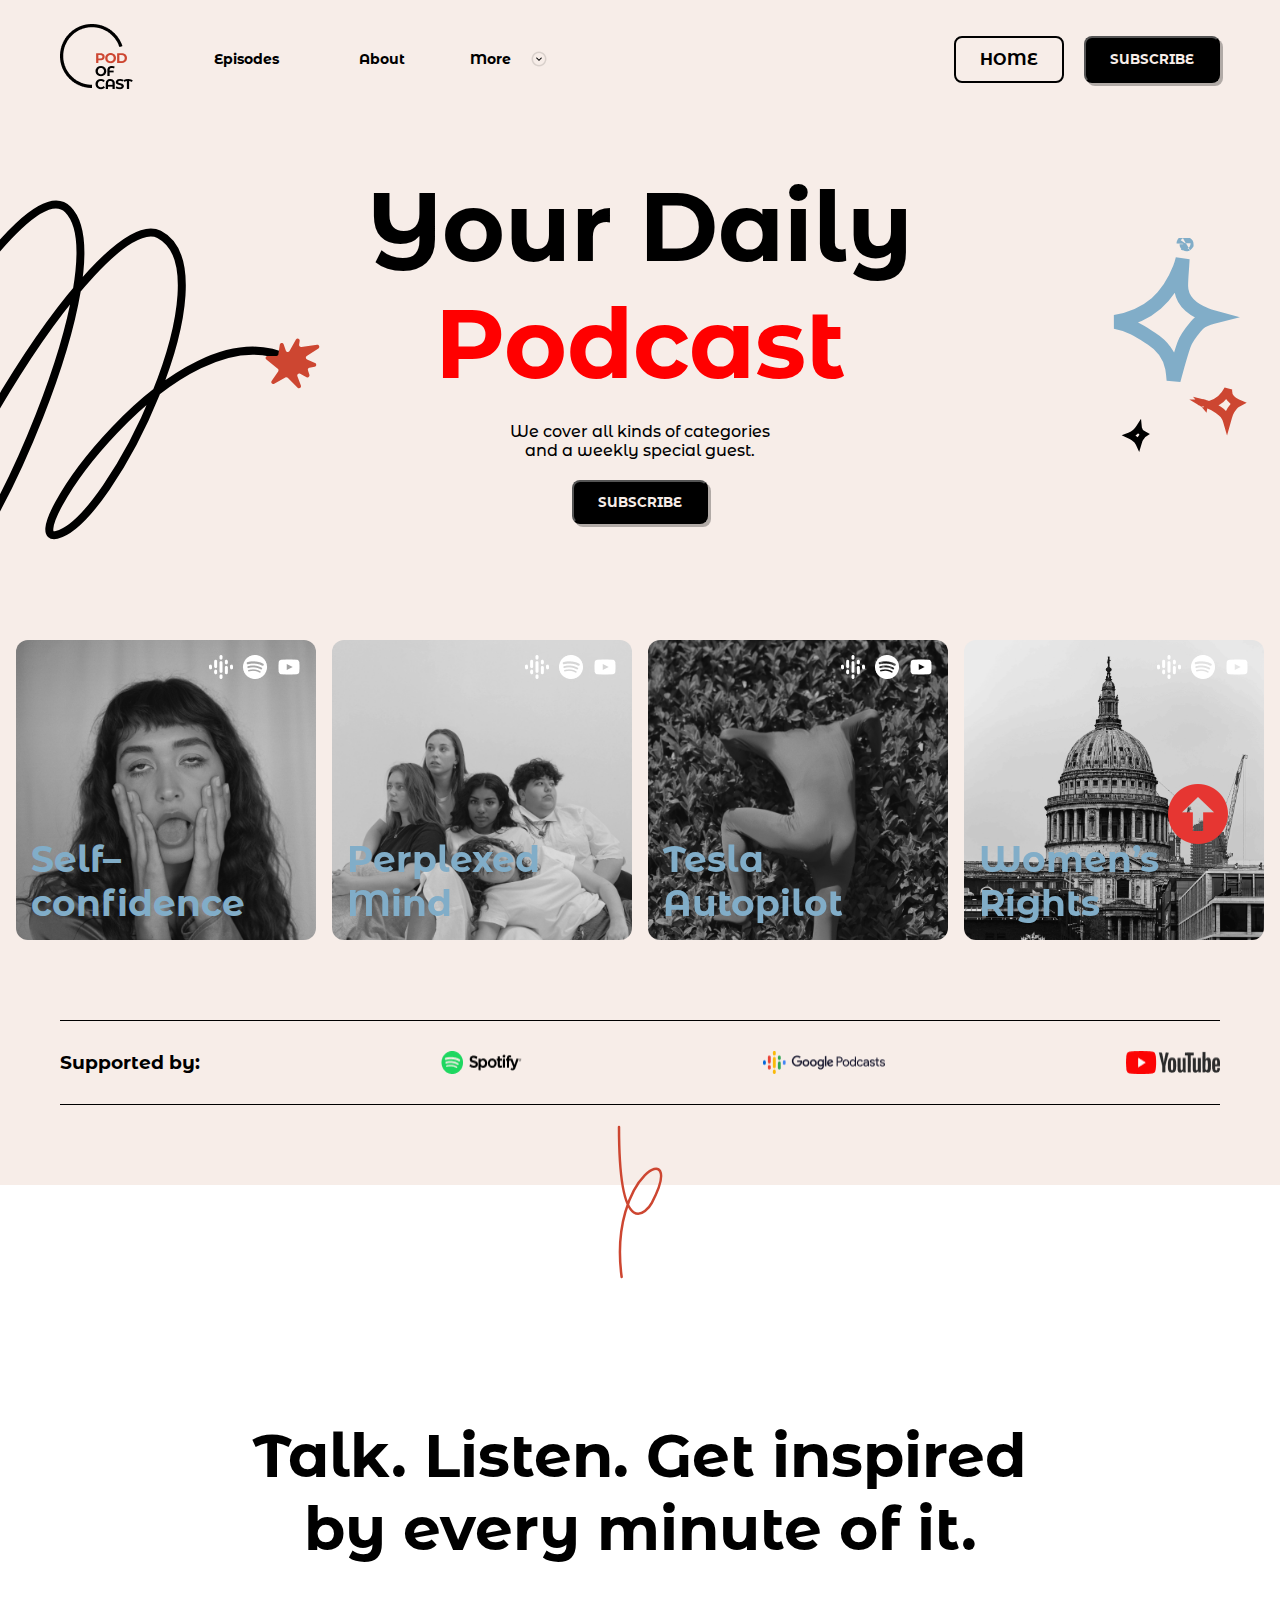
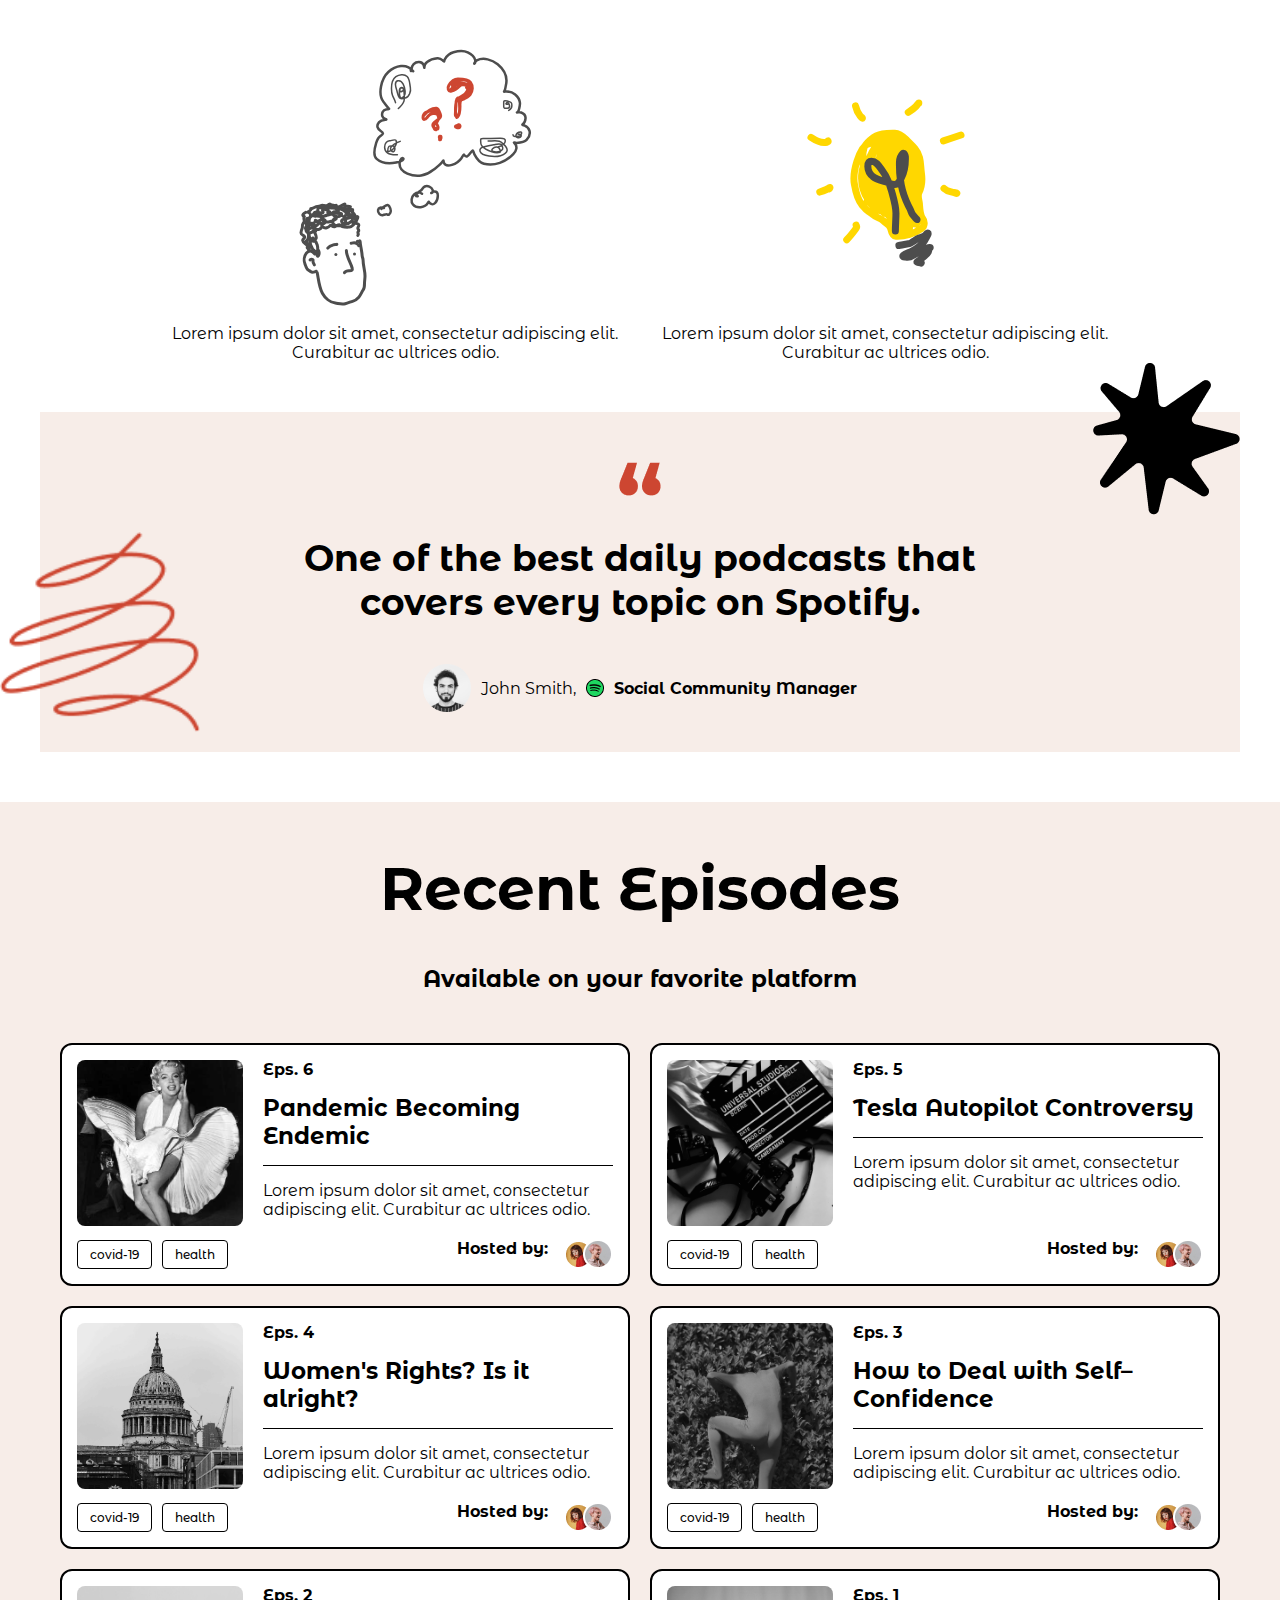
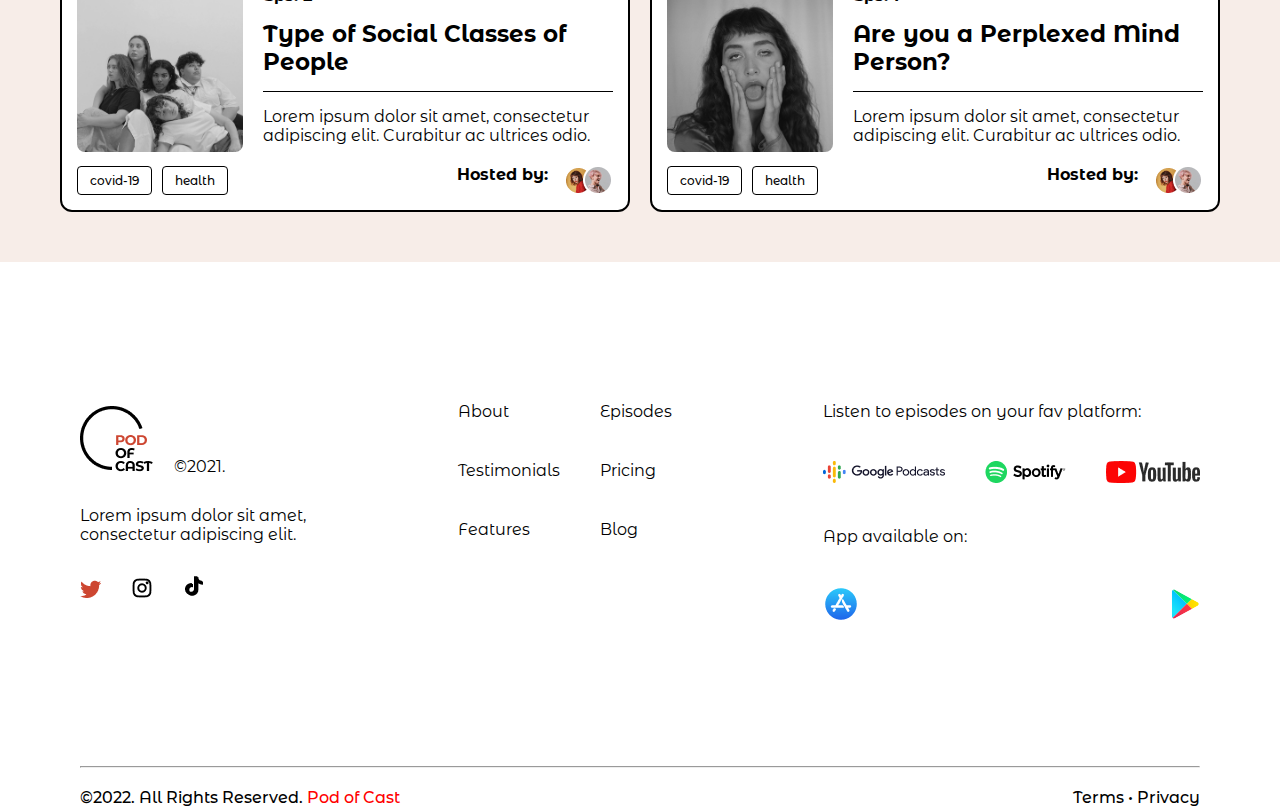
<file: index.html>
<!DOCTYPE html>
<html lang="en">
  <head>
    <meta charset="UTF-8" />
    <meta name="viewport" content="width=device-width, initial-scale=1.0" />
    <link rel="stylesheet" href="./styles/index.min.css" />
    <link rel="preconnect" href="https://fonts.googleapis.com" />
    <link rel="preconnect" href="https://fonts.gstatic.com" crossorigin />
    <link
      href="https://fonts.googleapis.com/css2?family=Montserrat+Alternates:ital,wght@0,100;0,200;0,300;0,400;0,500;0,600;0,700;0,800;0,900;1,100;1,200;1,300;1,400;1,500;1,600;1,700;1,800;1,900&display=swap"
      rel="stylesheet"
    />

    <title>Podcast</title>
  </head>
  <body>
    <header>
      <div class="conteiner">
        <div class="header_conteiner" id="header_conteiner">
          <nav class="header_nav">
            <a href="./index.html"><img class="logo" src="./assets/images/logo.png" alt="logo" /></a>
            <ul class="nav_items">
              <li class="nav_item"><a href="#section_episodes">Episodes</a></li>
              <li class="nav_item"><a href="./pages/about.html">About</a></li>
              <li class="nav_item more">
                More <img src="./assets/icons/Arrow - Down.png" alt="arrow" />
                <ul class="nav_falling_items">
                  <li class="nav_falling_item">
                    <a href="./pages/blog.html">Blog</a>
                  </li>
                  <li class="nav_falling_item">
                    <a href="./pages/ditail.html">Detail</a>
                  </li>
                  <li class="nav_falling_item">
                    <a href="./pages/single_blog.html">Single blog</a>
                  </li>
                </ul>
              </li>
            </ul>
          </nav>
          <div class="buttons">
            <a id="Episodes" class="btn light">HOME</a>
            <button class="btn" popovertarget="SUBSCRIBE">SUBSCRIBE</button>
          </div>
          <!-- burger menu -->
          <div class="burger_menu">
            <nav>
              <div class="navbar">
                <div class="container nav-container">
                  <input class="checkbox" type="checkbox" name="" id="" />
                  <div class="hamburger-lines">
                    <span class="line line1"></span>
                    <span class="line line2"></span>
                    <span class="line line3"></span>
                  </div>
                  <div class="menu-items">
                    <li class="nav_item"><a href="#section_episodes">Episodes</a></li>
                    <li class="nav_item">
                      <a href="./pages/about.html">About</a>
                    </li>
                    <li class="nav_falling_item">
                      <a href="./pages/blog.html">Blog</a>
                    </li>
                    <li class="nav_falling_item">
                      <a href="./pages/ditail.html">Detail</a>
                    </li>
                    <li class="nav_falling_item">
                      <a href="./pages/single_blog.html">Single blog</a>
                    </li>
                  </div>
                </div>
              </div>
            </nav>
          </div>
        </div>
        <!-- popover -->
        <div class="popover" popover id="SUBSCRIBE">
          <form action="">
            <h2 class="form_title">SUBSCRIBE</h2>
            <label for="name">Enter your name:</label>
            <input placeholder="Your name:" type="text" name="name" id="name" />
            <label for="email">Enter your e-mail:</label>
            <input
              placeholder="Your e-mail:"
              type="email"
              name="email"
              id="email"
            />
            <button class="btn" type="submit">SUBMIT</button>
          </form>
        </div>
      </div>
    </header>

    <main>
      <section>
        <!-- head -->
        <div class="head_conteiner">
          <div class="conteiner">
            <div class="head_items">
              <h2 class="head_title">
                Your Daily <br /><span style="color: red">Podcast</span>
              </h2>
              <p class="head_subtitle">
                We cover all kinds of categories <br />
                and a weekly special guest.
              </p>
              <button class="btn" popovertarget="SUBSCRIBE">SUBSCRIBE</button>
            </div>
            <img
              class="head_img swirl"
              src="./assets/images/Hero Shape Swirl.svg"
              alt=""
            />
            <img
              class="head_img stars"
              src="./assets/images/Hero Shape Stars.svg"
              alt=""
            />
          </div>
        </div>
        <!-- slider -->
        <div class="slider_conteineer">
          <div class="slider" data-slider>
            <ul class="slider__track" data-slider-track>
              <li>
                <div class="slide">
                  <img src="./assets/slider/001.png" alt="" class="slide_bg" />
                  <img
                    src="./assets/slider/platform.png"
                    alt=""
                    class="slide_icons"
                  />
                  <h3 class="slide_title">Self–confidence</h3>
                </div>
              </li>
              <li>
                <div class="slide">
                  <img src="./assets/slider/002.png" alt="" class="slide_bg" />
                  <img
                    src="./assets/slider/platform.png"
                    alt=""
                    class="slide_icons"
                  />
                  <h3 class="slide_title">Perplexed Mind</h3>
                </div>
              </li>
              <li>
                <div class="slide">
                  <img src="./assets/slider/003.png" alt="" class="slide_bg" />
                  <img
                    src="./assets/slider/platform.png"
                    alt=""
                    class="slide_icons"
                  />
                  <h3 class="slide_title">Tesla Autopilot</h3>
                </div>
              </li>
              <li>
                <div class="slide">
                  <img src="./assets/slider/004.png" alt="" class="slide_bg" />
                  <img
                    src="./assets/slider/platform.png"
                    alt=""
                    class="slide_icons"
                  />
                  <h3 class="slide_title">Women’s Rights</h3>
                </div>
              </li>
              <li>
                <div class="slide">
                  <img src="./assets/slider/005.png" alt="" class="slide_bg" />
                  <img
                    src="./assets/slider/platform.png"
                    alt=""
                    class="slide_icons"
                  />
                  <h3 class="slide_title">Social Class</h3>
                </div>
              </li>
              <li>
                <div class="slide">
                  <img src="./assets/slider/006.png" alt="" class="slide_bg" />
                  <img
                    src="./assets/slider/platform.png"
                    alt=""
                    class="slide_icons"
                  />
                  <h3 class="slide_title">Perplexed</h3>
                </div>
              </li>
              <li>
                <div class="slide">
                  <img src="./assets/slider/007.png" alt="" class="slide_bg" />
                  <img
                    src="./assets/slider/platform.png"
                    alt=""
                    class="slide_icons"
                  />
                  <h3 class="slide_title">Autopilot</h3>
                </div>
              </li>
            </ul>
          </div>
          <div class="conteiner">
            <div class="lines"></div>
            <div class="platforms">
              <h3>Supported by:</h3>
              <img src="./assets/icons/Spotify.png" alt="" class="platform" />
              <img
                src="./assets/icons/Google Podcast.png"
                alt=""
                class="platform"
              />
              <img src="./assets/icons/Youtube.png" alt="" class="platform" />
            </div>
            <div class="lines"></div>
          </div>
        </div>
      </section>
      <section>
        <div class="conteiner">
          <div class="about_section">
            <img class="curl" src="./assets/images/Vector 29.svg" alt="" />
            <h2 class="about_title">
              Talk. Listen. Get inspired <br />
              by every minute of it.
            </h2>
            <div class="about_content_items">
              <div class="about_item">
                <img src="./assets/images/Illustration 01.svg" alt="" />
                <p>
                  Lorem ipsum dolor sit amet, consectetur adipiscing elit.
                  Curabitur ac ultrices odio.
                </p>
              </div>
              <div class="about_item">
                <img src="./assets/images/Illustration 02.svg" alt="" />
                <p>
                  Lorem ipsum dolor sit amet, consectetur adipiscing elit.
                  Curabitur ac ultrices odio.
                </p>
              </div>
            </div>
          </div>
        </div>
        <!-- quait -->
        <div class="quait_content">
          <div class="conteiner quote">
            <img src="./assets/icons/“.png" alt="" />
            <h3>
              One of the best daily podcasts that <br />
              covers every topic on Spotify.
            </h3>
            <div class="quote_john">
              <img src="./assets/images/avatar.png" alt="avatar" />
              <p>John Smith,</p>
              <img src="./assets/icons/Vector.png" alt="" />
              <b>Social Community Manager</b>
            </div>
            <img class="star" src="./assets/images/Star 4.png" alt="" />
            <img class="vector" src="./assets/images/Vector 4.png" alt="" />
          </div>
        </div>
      </section>
      <section>
        <div class="testimonials_conteiner slider_block">
          <div class="conteiner">
            <h2 class="testimonials_title"></h2>
            <p class="testimonials_subtitle"></p>
            <div class="testimonials_slider"></div>
          </div>
        </div>
      </section>
      <!-- EPISODES -->
      <section>
        <div class="section_episodes" id="section_episodes">
          <div class="conteiner">
            <h2 class="title">Recent Episodes</h2>
            <p class="subtitle">Available on your favorite platform</p>
            <ul class="long_cards">
              <li class="long_card">
                <div class="long_card_img">
                  <img src="./assets/slider/006.png" alt="" />
                  <div class="long_card_tags">
                    <div class="long_card_tag">covid-19</div>
                    <div class="long_card_tag">health</div>
                  </div>
                </div>
                <div class="long_card_texts">
                  <h4>Eps. 6</h4>
                  <div class="long_card_title ">Pandemic Becoming Endemic</div>
                  <div class="long_card_line"></div>
                  <p class="long_card_text">
                    Lorem ipsum dolor sit amet, consectetur adipiscing elit.
                    Curabitur ac ultrices odio.
                  </p>
                </div>
                <div class="long_card_hosts">
                  <b>Hosted by: </b>
                  <img src="./assets/images/host.png" alt="" />
                </div>
              </li>
              <li class="long_card">
                <div class="long_card_img">
                  <img src="./assets/slider/005.png" alt="" />
                  <div class="long_card_tags">
                    <div class="long_card_tag">covid-19</div>
                    <div class="long_card_tag">health</div>
                  </div>
                </div>
                <div class="long_card_texts">
                  <h4>Eps. 5</h4>
                  <div class="long_card_title">Tesla Autopilot Controversy</div>
                  <div class="long_card_line"></div>
                  <p class="long_card_text">
                    Lorem ipsum dolor sit amet, consectetur adipiscing elit.
                    Curabitur ac ultrices odio.
                  </p>
                </div>
                <div class="long_card_hosts">
                  <b>Hosted by: </b>
                  <img src="./assets/images/host.png" alt="" />
                </div>
              </li>
              <li class="long_card">
                <div class="long_card_img">
                  <img src="./assets/slider/004.png" alt="" />
                  <div class="long_card_tags">
                    <div class="long_card_tag">covid-19</div>
                    <div class="long_card_tag">health</div>
                  </div>
                </div>
                <div class="long_card_texts">
                  <h4>Eps. 4</h4>
                  <div class="long_card_title">Women's Rights? Is it alright?</div>
                  <div class="long_card_line"></div>
                  <p class="long_card_text">
                    Lorem ipsum dolor sit amet, consectetur adipiscing elit.
                    Curabitur ac ultrices odio.
                  </p>
                </div>
                <div class="long_card_hosts">
                  <b>Hosted by: </b>
                  <img src="./assets/images/host.png" alt="" />
                </div>
              </li>
              <li class="long_card">
                <div class="long_card_img">
                  <img src="./assets/slider/003.png" alt="" />
                  <div class="long_card_tags">
                    <div class="long_card_tag">covid-19</div>
                    <div class="long_card_tag">health</div>
                  </div>
                </div>
                <div class="long_card_texts ">
                  <h4>Eps. 3</h4>
                  <div class="long_card_title">How to Deal with Self–Confidence</div>
                  <div class="long_card_line"></div>
                  <p class="long_card_text">
                    Lorem ipsum dolor sit amet, consectetur adipiscing elit.
                    Curabitur ac ultrices odio.
                  </p>
                </div>
                <div class="long_card_hosts">
                  <b>Hosted by: </b>
                  <img src="./assets/images/host.png" alt="" />
                </div>
              </li>
              <li class="long_card">
                <div class="long_card_img">
                  <img src="./assets/slider/002.png" alt="" />
                  <div class="long_card_tags">
                    <div class="long_card_tag">covid-19</div>
                    <div class="long_card_tag">health</div>
                  </div>
                </div>
                <div class="long_card_texts">
                  <h4>Eps. 2</h4>
                  <div class="long_card_title">Type of Social Classes of People</div>
                  <div class="long_card_line"></div>
                  <p class="long_card_text">
                    Lorem ipsum dolor sit amet, consectetur adipiscing elit.
                    Curabitur ac ultrices odio.
                  </p>
                </div>
                <div class="long_card_hosts">
                  <b>Hosted by: </b>
                  <img src="./assets/images/host.png" alt="" />
                </div>
              </li>
              <li class="long_card">
                <div class="long_card_img">
                  <img src="./assets/slider/001.png" alt="" />
                  <div class="long_card_tags">
                    <div class="long_card_tag">covid-19</div>
                    <div class="long_card_tag">health</div>
                  </div>
                </div>
                <div class="long_card_texts">
                  <h4>Eps. 1</h4>
                  <div class="long_card_title">Are you a Perplexed Mind Person?</div>
                  <div class="long_card_line"></div>
                  <p class="long_card_text">
                    Lorem ipsum dolor sit amet, consectetur adipiscing elit.
                    Curabitur ac ultrices odio.
                  </p>
                </div>
                <div class="long_card_hosts">
                  <b>Hosted by: </b>
                  <img src="./assets/images/host.png" alt="" />
                </div>
              </li>
            </ul>
          </div>
        </div>
      </section>
    </main>
    <!-- FOOTER -->
    <footer>
      <div class="conteiner">
        <div class="footer_conteiner">
          <div class="footer_content">
            <!-- social links -->
            <ul class="social_links">
              <li>
                <img src="./assets/images/logo.png" alt="logo" />
                <p>©2021.</p>
              </li>
              <li>
                <p>
                  Lorem ipsum dolor sit amet,<br />
                  consectetur adipiscing elit.
                </p>
              </li>
              <li>
                <ul class="social_icons">
                  <li class="social_icon">
                    <img src="./assets/icons/twitter.png" alt="twitter" />
                  </li>
                  <li class="social_icon">
                    <img src="./assets/icons/instagram.png" alt="instagram" />
                  </li>
                  <li class="social_icon">
                    <img src="./assets/icons/tiktok.png" alt="tiktok" />
                  </li>
                </ul>
              </li>
            </ul>
            <!-- local links -->
            <div class="local_links">
              <ul class="links_local">
                <li class="local_link"><a href="">About</a></li>
                <li class="local_link"><a href="">Testimonials</a></li>
                <li class="local_link"><a href="">Features</a></li>
              </ul>
              <ul class="links_local">
                <li class="local_link"><a href="">Episodes</a></li>
                <li class="local_link"><a href="">Pricing</a></li>
                <li class="local_link"><a href="">Blog</a></li>
              </ul>
            </div>
            <div class="footer_apps">
              <div class="footer_platforms">
                <p class="platform_title">
                  Listen to episodes on your fav platform:
                </p>
                <ul class="platforms">
                  <li class="platform">
                    <a href="#"
                      ><img
                        class="platform_icon"
                        src="./assets/icons/Google Podcast.png"
                        alt="Google Podcast"
                    /></a>
                  </li>
                  <li class="platform">
                    <a href="#"
                      ><img
                        class="platform_icon"
                        src="./assets/icons/Spotify.png"
                        alt="Spotify"
                    /></a>
                  </li>
                  <li class="platform">
                    <a href="#"
                      ><img
                        class="platform_icon"
                        src="./assets/icons/Youtube.png"
                        alt="Youtube"
                    /></a>
                  </li>
                </ul>
              </div>
              <div class="footer_apps">
                <div class="footer_platforms">
                  <p class="platform_title">App available on:</p>
                  <ul class="platforms">
                    <li class="platform">
                      <a href="#"
                        ><img
                          src="./assets/icons/app_store.png"
                          alt="Apple store"
                      /></a>
                    </li>
                    <li class="platform">
                      <a href="#"
                        ><img
                          src="./assets/icons/google_play.svg"
                          alt="Google play"
                      /></a>
                    </li>
                  </ul>
                </div>
              </div>
            </div>
          </div>

          <hr />
          <div class="footer_subtitle">
            <p>
              ©2022. All Rights Reserved.
              <span style="color: red">Pod of Cast</span>
            </p>
            <p>Terms • Privacy</p>
          </div>
        </div>
      </div>
    </footer>
    <a href="#header_conteiner" class="arrow_up"><img src="./assets/icons/64px-Eo_circle_red_arrow-up.svg.png" alt="arrow"></a>
  </body>
  <script src="./App/slider.js"></script>
</html>
</file>
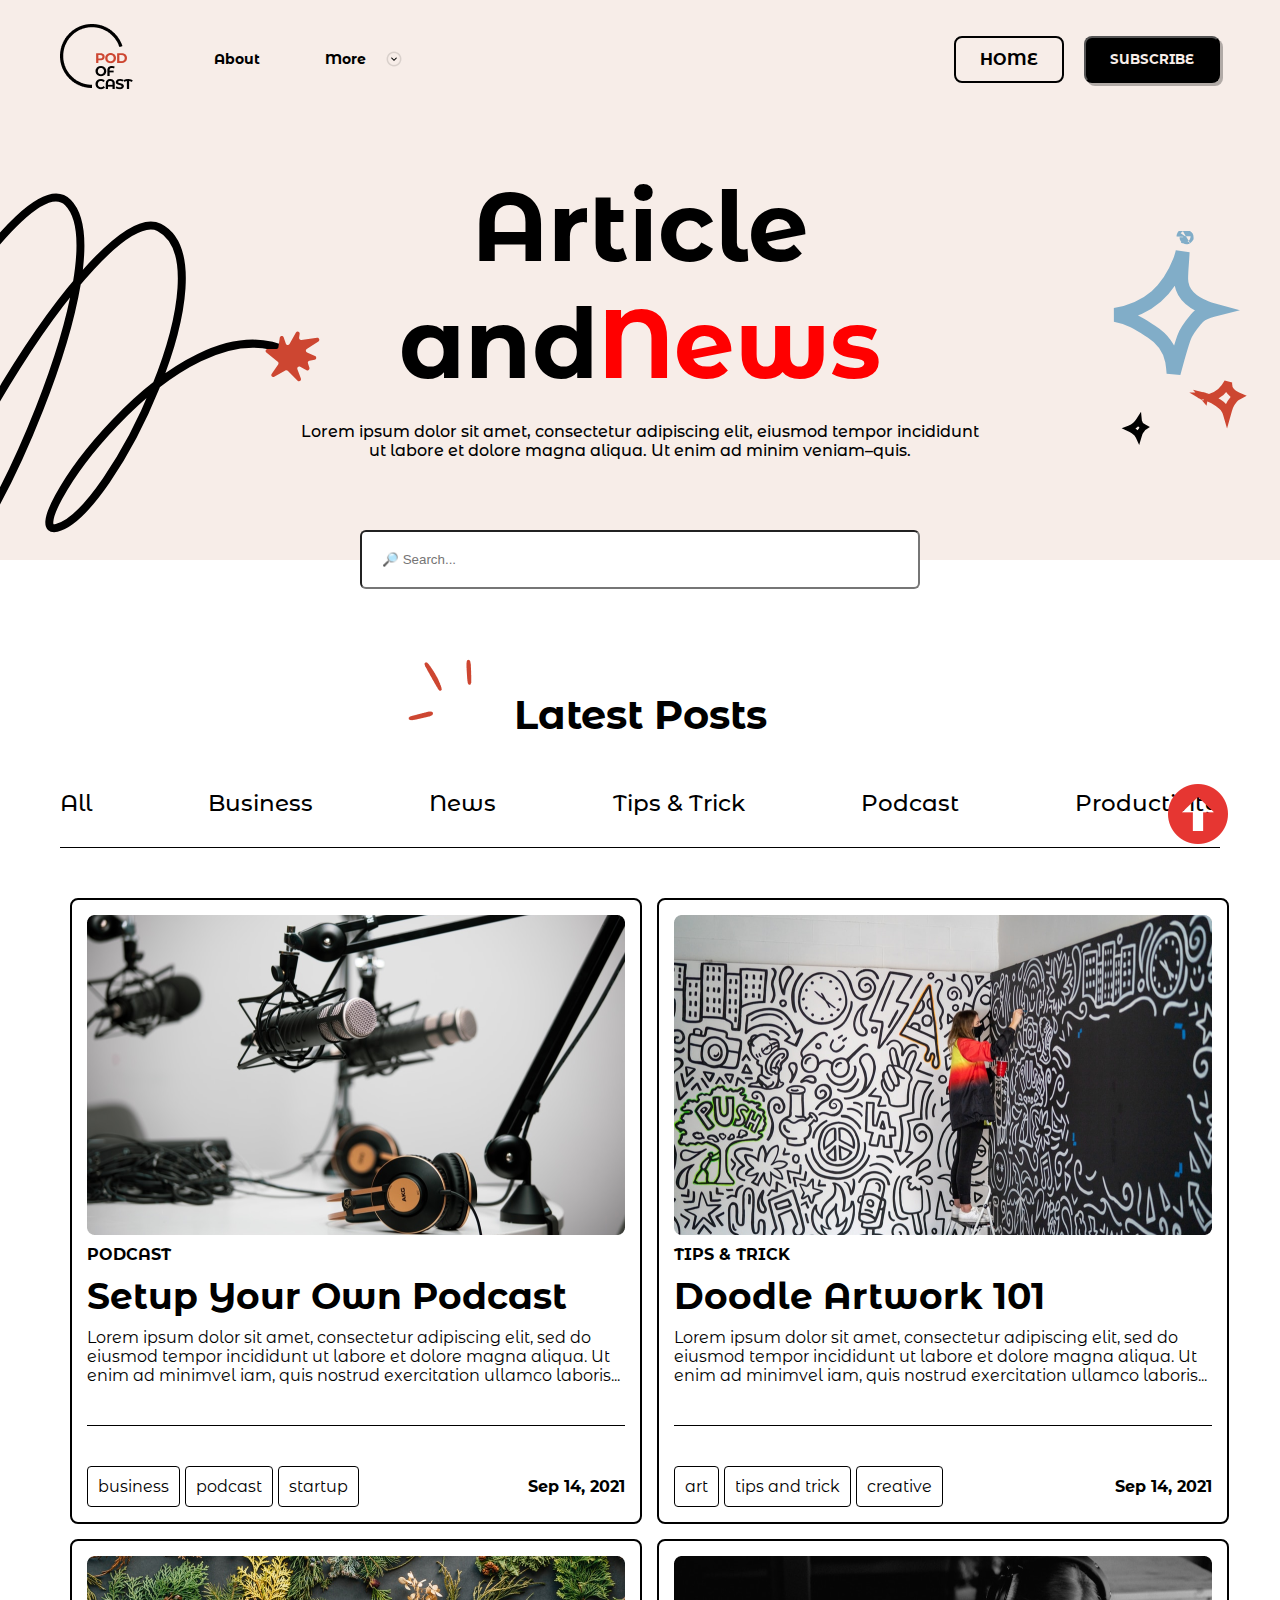
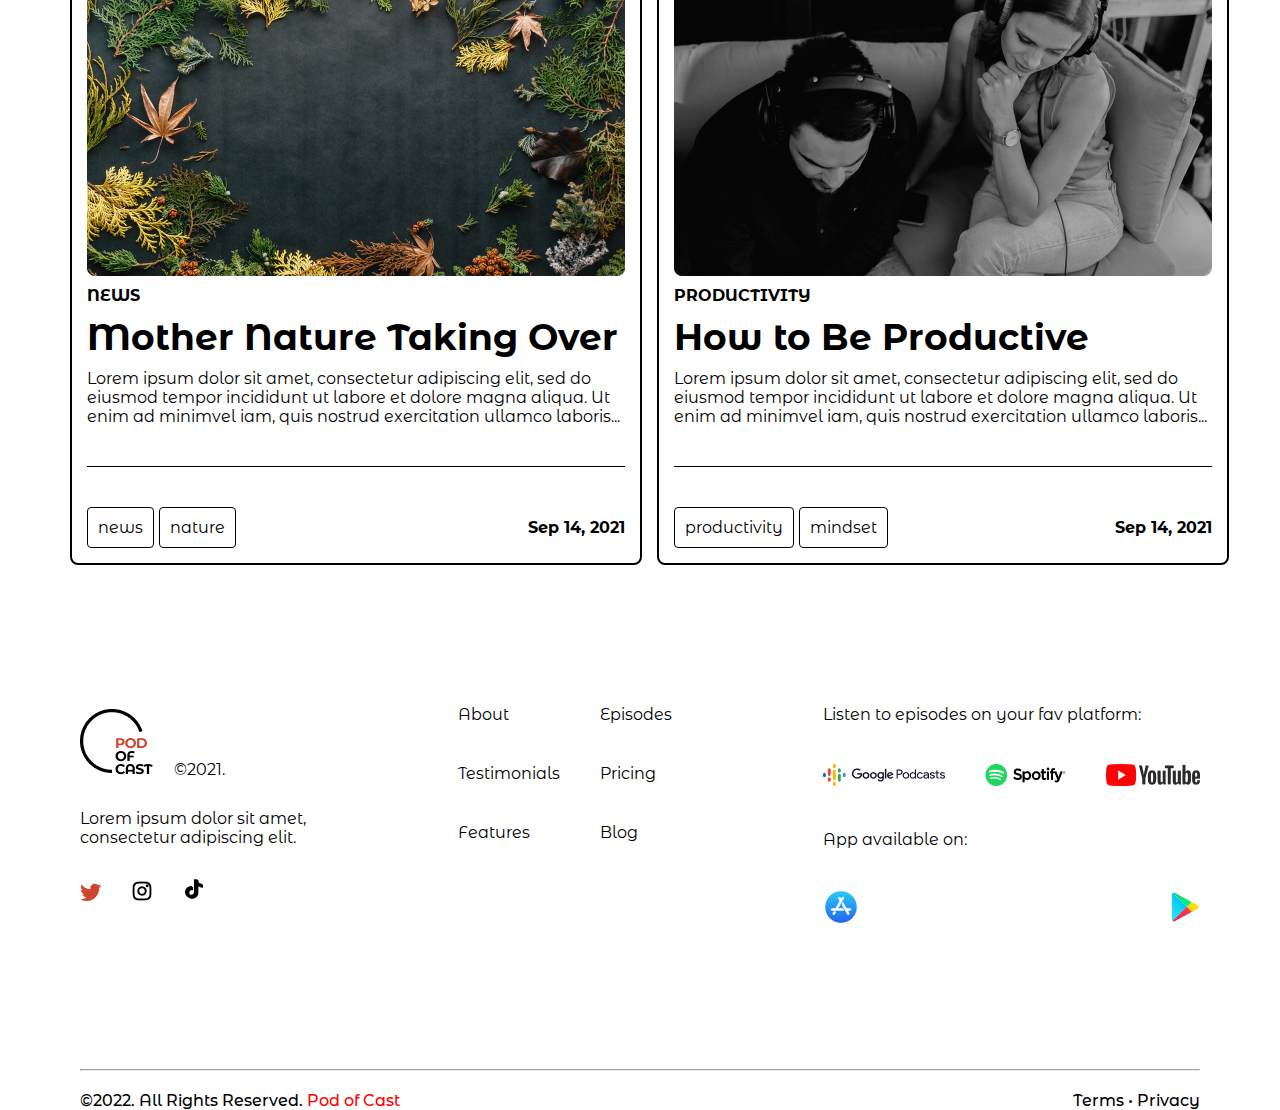
<file: pages/blog.html>
<!DOCTYPE html>
<html lang="en">
  <head>
    <meta charset="UTF-8" />
    <meta name="viewport" content="width=device-width, initial-scale=1.0" />
    <link rel="stylesheet" href="../styles/index.min.css" />
    <link rel="preconnect" href="https://fonts.googleapis.com" />
    <link rel="preconnect" href="https://fonts.gstatic.com" crossorigin />
    <link
      href="https://fonts.googleapis.com/css2?family=Montserrat+Alternates:ital,wght@0,100;0,200;0,300;0,400;0,500;0,600;0,700;0,800;0,900;1,100;1,200;1,300;1,400;1,500;1,600;1,700;1,800;1,900&display=swap"
      rel="stylesheet"
    />
    <title>Podcast</title>
  </head>
  <body>
    <header>
      <div class="conteiner">
        <div class="header_conteiner" id="header_conteiner">
          <nav class="header_nav">
            <a href="../index.html"><img class="logo" src="../assets/images/logo.png" alt="logo"/></a>
            <ul class="nav_items">
              <!-- <li class="nav_item"><a href="">Episodes</a></li> -->
              <li class="nav_item"><a href="../pages/about.html">About</a></li>
              <li class="nav_item more">
                More <img src="../assets/icons/Arrow - Down.png" alt="arrow" />
                <ul class="nav_falling_items">
                  <li class="nav_falling_item">
                    <a href="../pages/blog.html">Blog</a>
                  </li>
                  <li class="nav_falling_item">
                    <a href="../pages/ditail.html">Detail</a>
                  </li>
                  <li class="nav_falling_item">
                    <a href="../pages/single_blog.html">Single blog</a>
                  </li>
                </ul>
              </li>
            </ul>
          </nav>
          <div class="buttons">
            <a href="../index.html" id="Episodes" class="btn light">HOME</a>
            <button class="btn" popovertarget="SUBSCRIBE">SUBSCRIBE</button>
          </div>
          <!-- burger menu -->
          <div class="burger_menu">
            <nav>
              <div class="navbar">
                <div class="container nav-container">
                  <input class="checkbox" type="checkbox" name="" id="" />
                  <div class="hamburger-lines">
                    <span class="line line1"></span>
                    <span class="line line2"></span>
                    <span class="line line3"></span>
                  </div>
                  <div class="menu-items">
                    <li class="nav_falling_item">
                      <a href="../index.html">Home</a>
                    </li>
                    <li class="nav_item"><a href="">Episodes</a></li>
                    <li class="nav_item">
                      <a href="../pages/about.html">About</a>
                    </li>
                    <li class="nav_falling_item">
                      <a href="../pages/ditail.html">Detail</a>
                    </li>
                    <li class="nav_falling_item">
                      <a href="../pages/single_blog.html">Single blog</a>
                    </li>
                  </div>
                </div>
              </div>
            </nav>
          </div>
        </div>
        <!-- popover -->
        <div class="popover" popover id="SUBSCRIBE">
          <form action="">
            <h2 class="form_title">SUBSCRIBE</h2>
            <label for="name">Enter your name:</label>
            <input placeholder="Your name:" type="text" name="name" id="name" />
            <label for="email">Enter your e-mail:</label>
            <input
              placeholder="Your e-mail:"
              type="email"
              name="email"
              id="email"
            />
            <button class="btn" type="submit">SUBMIT</button>
          </form>
        </div>
      </div>
    </header>

    <main>
      <section>
        <div class="head_conteiner">
          <div class="conteiner">
            <div class="head_items">
              <h2 class="head_title">
                Article <br />
                and<span style="color: red">News</span>
              </h2>
              <p class="head_subtitle search_margin">
                Lorem ipsum dolor sit amet, consectetur adipiscing elit, eiusmod
                tempor incididunt <br />
                ut labore et dolore magna aliqua. Ut enim ad minim veniam–quis.
              </p>
              <input
                class="search"
                placeholder="&#128270; Search..."
                type="search"
              />
            </div>
            <img
              class="head_img swirl"
              src="../assets/images/Hero Shape Swirl.svg"
              alt=""
            />
            <img
              class="head_img stars"
              src="../assets/images/Hero Shape Stars.svg"
              alt=""
            />
          </div>
        </div>
      </section>
      <section>
        <div class="conteiner posts">
          <div class="about_subtitle2">
            <img src="../assets/images/Sparkle.png" alt="" />
            <h4>Latest Posts</h4>
          </div>
          <div class="about_menu">
            <a href="#" class="about_menu_items">All</a
            ><a href="#" class="about_menu_items">Business</a
            ><a href="#" class="about_menu_items">News</a
            ><a href="#" class="about_menu_items">Tips & Trick</a
            ><a href="#" class="about_menu_items">Podcast</a
            ><a href="#" class="about_menu_items">Productivity</a>
          </div>
          <div class="lines"></div>
          <div class="about_cards2">
            <div class="about_card2">
              <img src="../assets/images/about/img.png" alt="" />
              <h4>PODCAST</h4>
              <h3>Setup Your Own Podcast</h3>
              <p>
                Lorem ipsum dolor sit amet, consectetur adipiscing elit, sed do
                eiusmod tempor incididunt ut labore et dolore magna aliqua. Ut
                enim ad minimvel iam, quis nostrud exercitation ullamco
                laboris...
              </p>
              <div class="lines"></div>
              <div class="about_card_footer">
                <div class="about_tags">
                  <div class="about_tag">business</div>
                  <div class="about_tag">podcast</div>
                  <div class="about_tag">startup</div>
                </div>
                <b>Sep 14, 2021</b>
              </div>
            </div>
            <div class="about_card2">
              <img src="../assets/images/about/img2.png" alt="" />
              <h4>TIPS & TRICK</h4>
              <h3>Doodle Artwork 101</h3>
              <p>
                Lorem ipsum dolor sit amet, consectetur adipiscing elit, sed do
                eiusmod tempor incididunt ut labore et dolore magna aliqua. Ut
                enim ad minimvel iam, quis nostrud exercitation ullamco
                laboris...
              </p>
              <div class="lines"></div>
              <div class="about_card_footer">
                <div class="about_tags">
                  <div class="about_tag">art</div>
                  <div class="about_tag">tips and trick</div>
                  <div class="about_tag">creative</div>
                </div>
                <b>Sep 14, 2021</b>
              </div>
            </div>
            <div class="about_card2">
              <img src="../assets/images/about/img3.png" alt="" />
              <h4>NEWS</h4>
              <h3>Mother Nature Taking Over</h3>
              <p>
                Lorem ipsum dolor sit amet, consectetur adipiscing elit, sed do
                eiusmod tempor incididunt ut labore et dolore magna aliqua. Ut
                enim ad minimvel iam, quis nostrud exercitation ullamco
                laboris...
              </p>
              <div class="lines"></div>
              <div class="about_card_footer">
                <div class="about_tags">
                  <div class="about_tag">news</div>
                  <div class="about_tag">nature</div>
                </div>
                <b>Sep 14, 2021</b>
              </div>
            </div>
            <div class="about_card2">
              <img src="../assets/images/about/img4.png" alt="" />
              <h4>PRODUCTIVITY</h4>
              <h3>How to Be Productive</h3>
              <p>
                Lorem ipsum dolor sit amet, consectetur adipiscing elit, sed do
                eiusmod tempor incididunt ut labore et dolore magna aliqua. Ut
                enim ad minimvel iam, quis nostrud exercitation ullamco
                laboris...
              </p>
              <div class="lines"></div>
              <div class="about_card_footer">
                <div class="about_tags">
                  <div class="about_tag">productivity</div>
                  <div class="about_tag">mindset</div>
                </div>
                <b>Sep 14, 2021</b>
              </div>
            </div>
          </div>
        </div>
      </section>
    </main>

    <footer>
      <div class="conteiner">
        <div class="footer_conteiner">
          <div class="footer_content">
            <!-- social links -->
            <ul class="social_links">
              <li>
                <img src="../assets/images/logo.png" alt="logo" />
                <p>©2021.</p>
              </li>
              <li>
                <p>
                  Lorem ipsum dolor sit amet,<br />
                  consectetur adipiscing elit.
                </p>
              </li>
              <li>
                <ul class="social_icons">
                  <li class="social_icon">
                    <img src="../assets/icons/twitter.png" alt="twitter" />
                  </li>
                  <li class="social_icon">
                    <img src="../assets/icons/instagram.png" alt="instagram" />
                  </li>
                  <li class="social_icon">
                    <img src="../assets/icons/tiktok.png" alt="tiktok" />
                  </li>
                </ul>
              </li>
            </ul>
            <!-- local links -->
            <div class="local_links">
              <ul class="links_local">
                <li class="local_link"><a href="">About</a></li>
                <li class="local_link"><a href="">Testimonials</a></li>
                <li class="local_link"><a href="">Features</a></li>
              </ul>
              <ul class="links_local">
                <li class="local_link"><a href="">Episodes</a></li>
                <li class="local_link"><a href="">Pricing</a></li>
                <li class="local_link"><a href="">Blog</a></li>
              </ul>
            </div>
            <div class="footer_apps">
              <div class="footer_platforms">
                <p class="platform_title">
                  Listen to episodes on your fav platform:
                </p>
                <ul class="platforms">
                  <li class="platform">
                    <a href="#"
                      ><img
                        class="platform_icon"
                        src="../assets/icons/Google Podcast.png"
                        alt="Google Podcast"
                    /></a>
                  </li>
                  <li class="platform">
                    <a href="#"
                      ><img
                        class="platform_icon"
                        src="../assets/icons/Spotify.png"
                        alt="Spotify"
                    /></a>
                  </li>
                  <li class="platform">
                    <a href="#"
                      ><img
                        class="platform_icon"
                        src="../assets/icons/Youtube.png"
                        alt="Youtube"
                    /></a>
                  </li>
                </ul>
              </div>
              <div class="footer_apps">
                <div class="footer_platforms">
                  <p class="platform_title">App available on:</p>
                  <ul class="platforms">
                    <li class="platform">
                      <a href="#"
                        ><img
                          src="../assets/icons/app_store.png"
                          alt="Apple store"
                      /></a>
                    </li>
                    <li class="platform">
                      <a href="#"
                        ><img
                          src="../assets/icons/google_play.svg"
                          alt="Google play"
                      /></a>
                    </li>
                  </ul>
                </div>
              </div>
            </div>
          </div>

          <hr />
          <div class="footer_subtitle">
            <p>
              ©2022. All Rights Reserved.
              <span style="color: red">Pod of Cast</span>
            </p>
            <p>Terms • Privacy</p>
          </div>
        </div>
      </div>
    </footer>
    <a href="#header_conteiner" class="arrow_up"
      ><img
        src="../assets/icons/64px-Eo_circle_red_arrow-up.svg.png"
        alt="arrow"
    /></a>
  </body>
</html>
</file>
<file: styles/index.min.css>
header{font-size:16px;font-weight:700;padding:20px 0;background-color:#f7ede8}header .header_conteiner{display:-webkit-box;display:-ms-flexbox;display:flex;-webkit-box-align:center;-ms-flex-align:center;align-items:center;-webkit-box-pack:justify;-ms-flex-pack:justify;justify-content:space-between}header .header_conteiner .header_nav{display:-webkit-box;display:-ms-flexbox;display:flex;-webkit-box-align:center;-ms-flex-align:center;align-items:center;gap:30px}header .header_conteiner .header_nav .logo{margin-right:20px}.nav_items{display:-webkit-box;display:-ms-flexbox;display:flex;-webkit-box-align:center;-ms-flex-align:center;align-items:center;font-size:14px;gap:20px}.nav_items .nav_item{padding:15px}.nav_items .nav_item:hover{border-radius:5px;background:#fff}.nav_items .nav_item a{padding:15px}.more{position:relative;display:-webkit-box;display:-ms-flexbox;display:flex;-webkit-box-align:center;-ms-flex-align:center;align-items:center;gap:10px;-webkit-transition:.2s;transition:.2s}.more:hover .nav_falling_items{display:block}.more img{margin-left:10px}.nav_falling_items{display:none;position:absolute;top:100%;left:0;background-color:#fff;-webkit-box-shadow:0 8px 16px rgba(0,0,0,.2);box-shadow:0 8px 16px rgba(0,0,0,.2);z-index:1}.nav_falling_items .nav_falling_item:hover{background-color:#f1f1f1}.nav_falling_items .nav_falling_item a{text-decoration:none;color:#000;display:block}.buttons{display:-webkit-box;display:-ms-flexbox;display:flex;gap:20px}.buttons .btn{background-color:#000;font-weight:700;padding:12px 24px;border-radius:8px;color:var(--main_coloor);-webkit-box-shadow:3px 3px 0 rgba(0,0,0,.2823529412);box-shadow:3px 3px 0 rgba(0,0,0,.2823529412);font-family:var(--main_font)}.buttons .btn:hover{background-color:red;-webkit-box-shadow:4px 4px 5px rgba(0,0,0,.341);box-shadow:4px 4px 5px rgba(0,0,0,.341)}.buttons .light{background-color:var(--main_coloor);color:#000;-webkit-box-shadow:none;box-shadow:none;border:solid 2px #000}.buttons .light:hover{background-color:#fff}.popover{margin:auto}.popover form{gap:20px;display:-webkit-box;display:-ms-flexbox;display:flex;-webkit-box-orient:vertical;-webkit-box-direction:normal;-ms-flex-direction:column;flex-direction:column;padding:50px;background-color:var(--main_coloor)}.popover form input{padding:10px;border:none;background-color:var(--main_coloor);border-bottom:1px solid #000}.burger_menu{display:none;z-index:1000;position:absolute;right:20px}.navbar{width:100%}.nav-container{display:-webkit-box;display:-ms-flexbox;display:flex;-webkit-box-align:center;-ms-flex-align:center;align-items:center;-webkit-box-pack:justify;-ms-flex-pack:justify;justify-content:space-between;height:62px}.menu-items{display:none !important}.navbar .nav-container li{list-style:none}.navbar .nav-container a{text-decoration:none;color:#0e2431;font-weight:500;font-size:1.2rem;padding:.7rem}.navbar .nav-container a:hover{font-weight:bolder}.nav-container{display:block;position:relative;height:60px}.nav-container .checkbox{position:absolute;display:block;height:32px;width:32px;top:20px;right:5px;z-index:5;opacity:0;cursor:pointer}.nav-container .hamburger-lines{height:26px;width:32px;position:absolute;top:17px;right:5px;z-index:2;display:-webkit-box;display:-ms-flexbox;display:flex;-webkit-box-orient:vertical;-webkit-box-direction:normal;-ms-flex-direction:column;flex-direction:column;-webkit-box-pack:justify;-ms-flex-pack:justify;justify-content:space-between}.nav-container .hamburger-lines .line{display:block;height:4px;width:100%;border-radius:10px;background:#0e2431}.nav-container .hamburger-lines .line1{-webkit-transform-origin:0% 0%;transform-origin:0% 0%;-webkit-transition:-webkit-transform .4s ease-in-out;transition:-webkit-transform .4s ease-in-out;transition:transform .4s ease-in-out;transition:transform .4s ease-in-out, -webkit-transform .4s ease-in-out}.nav-container .hamburger-lines .line2{-webkit-transition:-webkit-transform .2s ease-in-out;transition:-webkit-transform .2s ease-in-out;transition:transform .2s ease-in-out;transition:transform .2s ease-in-out, -webkit-transform .2s ease-in-out}.nav-container .hamburger-lines .line3{-webkit-transform-origin:0% 100%;transform-origin:0% 100%;-webkit-transition:-webkit-transform .4s ease-in-out;transition:-webkit-transform .4s ease-in-out;transition:transform .4s ease-in-out;transition:transform .4s ease-in-out, -webkit-transform .4s ease-in-out}.navbar .menu-items{background-color:#fff;padding-top:120px;-webkit-box-shadow:10px 10px 15px rgba(0,0,0,.121);box-shadow:10px 10px 15px rgba(0,0,0,.121);width:100%;display:-webkit-box;display:-ms-flexbox;display:flex;-webkit-box-orient:vertical;-webkit-box-direction:normal;-ms-flex-direction:column;flex-direction:column;padding:120px 50px 0 30px;-webkit-transition:-webkit-transform .5s ease-in-out;transition:-webkit-transform .5s ease-in-out;transition:transform .5s ease-in-out;transition:transform .5s ease-in-out, -webkit-transform .5s ease-in-out;z-index:1}.navbar .menu-items li{margin-bottom:1.2rem;font-size:1.5rem;font-weight:500}.nav-container input[type=checkbox]:checked~.hamburger-lines .line1{-webkit-transform:rotate(45deg);transform:rotate(45deg)}.nav-container input[type=checkbox]:checked~.hamburger-lines .line2{-webkit-transform:scaleY(0);transform:scaleY(0)}.nav-container input[type=checkbox]:checked~.hamburger-lines .line3{-webkit-transform:rotate(-45deg);transform:rotate(-45deg)}.nav-container input[type=checkbox]:checked~.menu-items{display:-webkit-box !important;display:-ms-flexbox !important;display:flex !important}@media(max-width: 768px){.burger_menu{display:-webkit-box;display:-ms-flexbox;display:flex}.nav_items{display:none}.buttons{display:none}}.btn{background-color:#000;font-weight:700;padding:12px 24px;border-radius:8px;color:var(--main_coloor);-webkit-box-shadow:3px 3px 0 rgba(0,0,0,.2823529412);box-shadow:3px 3px 0 rgba(0,0,0,.2823529412);font-family:var(--main_font)}.btn:hover{background-color:red;-webkit-box-shadow:4px 4px 5px rgba(0,0,0,.341);box-shadow:4px 4px 5px rgba(0,0,0,.341)}footer{margin:0 auto;max-width:1160px}hr{margin:20px 0}.footer_subtitle{font-weight:500;size:12px;display:-webkit-box;display:-ms-flexbox;display:flex;-webkit-box-pack:justify;-ms-flex-pack:justify;justify-content:space-between}.footer_content{display:-webkit-box;display:-ms-flexbox;display:flex;-webkit-box-pack:justify;-ms-flex-pack:justify;justify-content:space-between}.footer_content{margin:140px 0;display:-webkit-box;display:-ms-flexbox;display:flex}.footer_content .social_links{display:-webkit-box;display:-ms-flexbox;display:flex;gap:30px;-webkit-box-orient:vertical;-webkit-box-direction:normal;-ms-flex-direction:column;flex-direction:column}.footer_content .social_links li{display:-webkit-box;display:-ms-flexbox;display:flex;gap:20px;-webkit-box-align:end;-ms-flex-align:end;align-items:end}.footer_apps{display:-webkit-box;display:-ms-flexbox;display:flex;-webkit-box-orient:vertical;-webkit-box-direction:normal;-ms-flex-direction:column;flex-direction:column;gap:40px}.footer_apps .footer_platforms .platform_title{margin-bottom:40px}.footer_apps .footer_platforms .platforms{display:-webkit-box;display:-ms-flexbox;display:flex;gap:40px}.footer_apps .footer_platforms .platforms .platform{display:inline}.social_icons{width:24px;height:24px;display:-webkit-box;display:-ms-flexbox;display:flex;gap:30px}.local_links{display:-webkit-box;display:-ms-flexbox;display:flex;gap:40px}.local_links .links_local{display:-webkit-box;display:-ms-flexbox;display:flex;-webkit-box-orient:vertical;-webkit-box-direction:normal;-ms-flex-direction:column;flex-direction:column;gap:40px}.local_links .links_local .local_link:hover{color:red}@media(max-width: 1024px){.footer_content{-ms-flex-pack:distribute;justify-content:space-around}.footer_content .local_links{display:none}}@media(max-width: 768px){.footer_content{margin:140px 0;display:-webkit-box;display:-ms-flexbox;display:flex;-webkit-box-orient:vertical;-webkit-box-direction:normal;-ms-flex-direction:column;flex-direction:column;gap:50px;margin:auto}.footer_subtitle{-webkit-box-orient:vertical;-webkit-box-direction:normal;-ms-flex-direction:column;flex-direction:column;gap:10px}.platform_icon{width:100%}}@media(max-width: 320px){.footer_apps .footer_platforms .platforms{gap:10px}.footer_apps .footer_platforms .platforms .platform_title{margin-bottom:10px}}.head_conteiner{background-color:var(--main_coloor);font-family:"Montserrat Alternates",sans-serif;position:relative}.head_items{display:-webkit-box;display:-ms-flexbox;display:flex;-webkit-box-align:center;-ms-flex-align:center;align-items:center;padding:50px;-webkit-box-orient:vertical;-webkit-box-direction:normal;-ms-flex-direction:column;flex-direction:column;gap:20px;text-align:center}.head_title{font-size:96px;font-weight:700}.head_subtitle{font-weight:500;font-size:16px}.head_img{position:absolute;top:50%;-webkit-transform:translateY(-50%);transform:translateY(-50%)}.swirl{left:0}.stars{right:20px}.lines{background-color:#000;width:100%;height:1px;margin:30px 0}.platforms{display:-webkit-box;display:-ms-flexbox;display:flex;-webkit-box-pack:justify;-ms-flex-pack:justify;justify-content:space-between}.about_section{display:-webkit-box;display:-ms-flexbox;display:flex;-webkit-box-align:center;-ms-flex-align:center;align-items:center;text-align:center;margin:0 auto;gap:40px;-webkit-box-orient:vertical;-webkit-box-direction:normal;-ms-flex-direction:column;flex-direction:column}.about_title{font-size:60px;font-weight:700;margin:40px}.about_content_items{display:-webkit-box;display:-ms-flexbox;display:flex;gap:20px;-webkit-box-pack:justify;-ms-flex-pack:justify;justify-content:space-between;margin-bottom:50px}.about_item{max-width:470px}.quait_content{width:100%;position:relative}.curl{position:relative;top:-60px}.quote{background-color:var(--main_coloor);display:-webkit-box;display:-ms-flexbox;display:flex;-webkit-box-align:center;-ms-flex-align:center;align-items:center;-webkit-box-orient:vertical;-webkit-box-direction:normal;-ms-flex-direction:column;flex-direction:column;gap:40px;margin-top:50px;padding-top:50px !important}.quote h3{font-size:36px;text-align:center}.star{position:absolute;top:-50px;right:40px}.vector{width:200px;height:200px;position:absolute;left:0;bottom:20px}.quote_john{display:-webkit-box;display:-ms-flexbox;display:flex;-webkit-box-align:center;-ms-flex-align:center;align-items:center;gap:10px;padding-bottom:40px}.testimonials_conteiner{background-color:#edf3f7}@media(max-width: 1024px){.head_img,.star,.vector{display:none}}@media(max-width: 768px){.platforms,.lines{display:none}.head_title{font-size:50px}.about_content_items{-webkit-box-orient:vertical;-webkit-box-direction:normal;-ms-flex-direction:column;flex-direction:column}.about_title{font-size:30px;margin:20px}}@media(max-width: 320px){.head_title{font-size:25px}}.slider_conteineer{padding:50px 0;background-color:var(--main_coloor)}.slider{padding:50px 0;background-color:var(--main_coloor);--slider-padding: 1rem;--slider-column-gap: 1rem;--slide-width: 25%;--slide-min-width: 15rem;position:relative}.slider__track{display:-webkit-box;display:-ms-flexbox;display:flex;overflow-x:auto;-ms-scroll-snap-type:x mandatory;scroll-snap-type:x mandatory;padding-inline:var(--slider-padding);scroll-behavior:smooth;list-style-type:none;padding:0;margin-right:calc(var(--slider-column-gap)*-1);scrollbar-width:none}.slider__track>*{-webkit-box-flex:0;-ms-flex:0 0 var(--slide-width);flex:0 0 var(--slide-width);min-width:var(--slide-min-width);scroll-snap-align:start;scroll-snap-stop:always;padding-right:var(--slider-column-gap)}.slider__track::-webkit-scrollbar{display:none}.slider__buttons{margin-top:1rem}.slider__buttons [disabled]{opacity:.5}.slide{max-width:373px;display:-webkit-box;display:-ms-flexbox;display:flex;-webkit-box-align:center;-ms-flex-align:center;align-items:center;-webkit-box-pack:center;-ms-flex-pack:center;justify-content:center;width:100%;aspect-ratio:1/1;border-radius:1rem;color:#81adc8;font-size:3rem;font-weight:700;position:relative;border-radius:12px}.slide .slide_bg{position:absolute;width:100%;height:100%;border-radius:12px}.slide .slide_icons{position:absolute;top:15px;right:15px}.slide .slide_title{z-index:20;font-size:36px;font-weight:700;position:absolute;bottom:15px;left:15px}.slider_conteineer{padding:1rem;margin:0 auto;padding-bottom:50px}.section_episodes{padding-bottom:50px;margin-top:50px;background-color:var(--main_coloor);text-align:center}.title{padding:50px 0 20px 0;font-size:60px;font-weight:700}.subtitle{padding:20px 0 50px 0;font-size:23px;font-weight:700}.long_cards{margin:0 auto;display:grid;grid-template-columns:1fr 1fr;gap:20px;-webkit-box-pack:center;-ms-flex-pack:center;justify-content:center}.long_card{padding:15px;position:relative;border:solid 2px #000;border-radius:12px;display:-webkit-box;display:-ms-flexbox;display:flex;gap:20px;background-color:#fff}.long_card:hover{-webkit-box-shadow:10px 10px 0 #81adc8;box-shadow:10px 10px 0 #81adc8}.long_card:hover .long_card_title{color:red}.long_card_img img{width:166px;height:166px;border-radius:8px}.long_card_tags{display:-webkit-box;display:-ms-flexbox;display:flex;margin-top:10px;gap:10px}.long_card_tag{border-radius:4px;border:solid 1px #000;padding:6px 12px;font-size:12px;font-weight:500}.long_card_texts{display:-webkit-box;display:-ms-flexbox;display:flex;-webkit-box-orient:vertical;-webkit-box-direction:normal;-ms-flex-direction:column;flex-direction:column;gap:15px;text-align:start}.long_card_title{font-size:23px;font-weight:700}.long_card_line{width:100%;height:1px;background-color:#000}.long_card_hosts{position:absolute;display:-webkit-box;display:-ms-flexbox;display:flex;gap:15px;bottom:15px;right:15px}@media(max-width: 1024px){.long_cards{margin:0 auto;display:grid;grid-template-columns:1fr;gap:20px;width:90%}.long_cards .card_shadow{-webkit-box-shadow:none;box-shadow:none}.long_cards .red{color:#000}}@media(max-width: 768px){.title{padding:20px 0 10px 0;font-size:23px;font-weight:700}.long_card_title{font-size:16px}}@media(max-width: 570px){.long_card_img{display:none}.long_card_hosts{display:none}}.about_cards{display:-webkit-box;display:-ms-flexbox;display:flex;gap:10px;margin-top:-100px}.about_card{display:-webkit-box;display:-ms-flexbox;display:flex;-webkit-box-align:center;-ms-flex-align:center;align-items:center;position:relative;-webkit-transform:translateY(50%);transform:translateY(50%);width:373px;height:235px;text-align:center;background-color:#fff;border:solid 1px #000;border-radius:8px;margin:auto;-webkit-box-pack:center;-ms-flex-pack:center;justify-content:center;-webkit-box-orient:vertical;-webkit-box-direction:normal;-ms-flex-direction:column;flex-direction:column;gap:10px;-webkit-transition:.2s;transition:.2s}.about_card:hover{-webkit-box-shadow:6px 6px 0px #cd4631;box-shadow:6px 6px 0px #cd4631}.about_card h2{font-size:60px;font-weight:700}.about_text{text-align:center;margin-top:150px}.about_title{font-size:60px;font-weight:700}.about_img{width:85%;height:auto;margin:50px 0}.about_subtitle2{margin:-100px 0 0 0;font-size:40px}.about_subtitle2 img{position:relative;top:70px;left:-200px}.about_content_text{font-size:16px;margin-top:20px;text-align:left;display:grid;grid-template-columns:1fr 1fr;gap:20px;-webkit-box-pack:center;-ms-flex-pack:center;justify-content:center}.about_left_text,.about_right_text{display:-webkit-box;display:-ms-flexbox;display:flex;-webkit-box-orient:vertical;-webkit-box-direction:normal;-ms-flex-direction:column;flex-direction:column;gap:15px}.form_conteiner{padding:0px 10px;margin:0 auto;text-align:center;max-width:776px}.form_items{display:grid;grid-template-columns:1fr 1fr;gap:20px}.form_items label{text-align:left;font-size:14px;font-weight:700}.form_items label input{margin-top:10px;width:100%;padding:15px}.label_textarea{-webkit-box-orient:vertical;-webkit-box-direction:normal;-ms-flex-direction:column;flex-direction:column;-webkit-box-pack:left;-ms-flex-pack:left;justify-content:left;margin-top:10px;text-align:left;font-size:14px;font-weight:700}.label_textarea textarea{padding:15px;margin-top:10px;width:100%;height:165px}.label_footer{display:-webkit-box;display:-ms-flexbox;display:flex;-webkit-box-align:center;-ms-flex-align:center;align-items:center;margin-top:30px;-webkit-box-pack:justify;-ms-flex-pack:justify;justify-content:space-between}.text_form{text-align:left}.text_form p{margin-bottom:-15px}.vedeo_section{margin-top:40px;text-align:center;background-color:var(--main_coloor);padding-bottom:50px}.vedeo_section div iframe{width:80%;aspect-ratio:16/9}@media(max-width: 1024px){.about_card{margin:20px 0 100px 0;height:100px}.about_card h2{font-size:30px}.about_text{margin-top:0px}}@media(max-width: 768px){.about_cards{-webkit-box-orient:vertical;-webkit-box-direction:normal;-ms-flex-direction:column;flex-direction:column;margin:20px 0;-webkit-transform:translateY(-25%);transform:translateY(-25%)}.about_card{margin:0 auto}.about_title{font-size:30px}.about_content_text{display:-webkit-box;display:-ms-flexbox;display:flex;-webkit-box-orient:vertical;-webkit-box-direction:normal;-ms-flex-direction:column;flex-direction:column;gap:10px;margin-bottom:10px}.about_subtitle2{margin-top:1px}.about_subtitle2 h4{font-size:20px}.about_subtitle2 img{display:none}.form_items{grid-template-columns:1fr;width:100%}}@media(max-width: 500px){.about_card{width:100%}.label_footer{-webkit-box-orient:vertical;-webkit-box-direction:normal;-ms-flex-direction:column;flex-direction:column;gap:10px}}.search{margin:15px;padding:20px;width:560px;border-radius:6px;position:absolute;bottom:-44px}.search_margin{padding-bottom:50px}.posts{padding-top:100px !important;text-align:center}.about_menu{margin-top:50px;display:-webkit-box;display:-ms-flexbox;display:flex;-webkit-box-pack:justify;-ms-flex-pack:justify;justify-content:space-between}.about_menu_items{font-weight:500;font-size:23px}.about_menu_items:hover{color:red}.about_cards2{margin:50px 10px;display:grid;grid-template-columns:1fr 1fr;gap:15px}.about_card2{max-width:45vw;border:solid 2px #000;border-radius:8px;padding:15px;text-align:left;display:-webkit-box;display:-ms-flexbox;display:flex;-webkit-box-orient:vertical;-webkit-box-direction:normal;-ms-flex-direction:column;flex-direction:column;-webkit-box-pack:justify;-ms-flex-pack:justify;justify-content:space-between;gap:10px;-webkit-transition:.2s;transition:.2s}.about_card2 h3{font-size:36px;font-weight:700px}.about_card2:hover{-webkit-box-shadow:10px 10px 0 #000;box-shadow:10px 10px 0 #000}.about_card2:hover h3{color:red}.about_card_footer{display:-webkit-box;display:-ms-flexbox;display:flex;-webkit-box-align:center;-ms-flex-align:center;align-items:center;-webkit-box-pack:justify;-ms-flex-pack:justify;justify-content:space-between}.about_tags{display:-webkit-box;display:-ms-flexbox;display:flex;gap:5px}.about_tag{border:solid 1px #000;border-radius:4px;padding:10px;-webkit-transition:.2s;transition:.2s}.about_tag:hover{background-color:red}@media(max-width: 1024px){.about_tag{display:none}}@media(max-width: 768px){.about_menu{-webkit-box-orient:vertical;-webkit-box-direction:normal;-ms-flex-direction:column;flex-direction:column;gap:5px}.about_menu_items{text-decoration-line:underline}.search{width:300px}.about_cards2{display:-webkit-box;display:-ms-flexbox;display:flex;-webkit-box-orient:vertical;-webkit-box-direction:normal;-ms-flex-direction:column;flex-direction:column}.about_card2{max-width:90vw}.about_card2 h3{font-size:20px}}.white{background-color:#fff}.podcast_detail{padding:50px 0;background-color:var(--main_coloor)}.podcast_content{position:relative;display:-webkit-box;display:-ms-flexbox;display:flex;gap:50px}.podcast_img{position:relative}.podcast_img .slide_bg{border-radius:8px;-webkit-box-shadow:12px 12px 0 #81adc8;box-shadow:12px 12px 0 #81adc8}.podcast_img .slide_icons{position:absolute;top:20px;right:20px}.podcast_img .slide_title{color:#81adc8;font-size:46px;font-weight:700;position:absolute;bottom:20px;left:20px}.podcast_texts{gap:10px;display:-webkit-box;display:-ms-flexbox;display:flex;-webkit-box-orient:vertical;-webkit-box-direction:normal;-ms-flex-direction:column;flex-direction:column;-webkit-box-pack:justify;-ms-flex-pack:justify;justify-content:space-between}.podcast_text_top{display:-webkit-box;display:-ms-flexbox;display:flex;-webkit-box-align:center;-ms-flex-align:center;align-items:center;-webkit-box-pack:justify;-ms-flex-pack:justify;justify-content:space-between}.podcast_text_top h5{font-size:16px}.podcast_text_top b{border:1px solid red;border-radius:4px;padding:5px;font-size:12px;width:700}.podcast_title{font-size:36px;font-weight:700}.podcast_card_footer{display:-webkit-box;display:-ms-flexbox;display:flex;-webkit-box-align:center;-ms-flex-align:center;align-items:center;-webkit-box-pack:justify;-ms-flex-pack:justify;justify-content:space-between}.podcast_autor{gap:10px;display:-webkit-box;display:-ms-flexbox;display:flex;-webkit-box-align:center;-ms-flex-align:center;align-items:center}.podcast_btns{gap:20px;display:-webkit-box;display:-ms-flexbox;display:flex;-webkit-box-align:center;-ms-flex-align:center;align-items:center;-webkit-box-pack:start;-ms-flex-pack:start;justify-content:start}.tags{display:-webkit-box;display:-ms-flexbox;display:flex;gap:30px;-webkit-box-align:center;-ms-flex-align:center;align-items:center;margin:30px 0}.tag{padding:6px;border:solid 1px #000;border-radius:4px}@media(max-width: 1024px){.display_none{display:none}.podcast_img{display:none}}.single_blog{font-family:var(--main_font)}.blog_text_content{text-align:center}.tag{padding:10px}.margin_minus{margin-left:-100px}.margin{margin:50px}.blog_title{font-size:36px;margin:0 30px}.blog_texts{margin-top:40px;display:-webkit-box;display:-ms-flexbox;display:flex;gap:20px;text-align:left}.blog_text_left{display:-webkit-box;display:-ms-flexbox;display:flex;-webkit-box-orient:vertical;-webkit-box-direction:normal;-ms-flex-direction:column;flex-direction:column;gap:20px}.blog_img{width:100vw;height:auto}.blog_lists{display:-webkit-box;display:-ms-flexbox;display:flex;gap:40px}.blog_list{display:-webkit-box;display:-ms-flexbox;display:flex;-webkit-box-orient:vertical;-webkit-box-direction:normal;-ms-flex-direction:column;flex-direction:column;gap:40px}.blog_list ul,.blog_list ol{display:-webkit-box;display:-ms-flexbox;display:flex;-webkit-box-orient:vertical;-webkit-box-direction:normal;-ms-flex-direction:column;flex-direction:column;gap:40px}.blog_list ul li{list-style:disc}.blog_list ol li{list-style:auto}.blog_list_title{text-align:center;font-weight:700;font-size:22px;margin:30px}li::marker{color:red}.blog_images{margin:50px 0;text-align:center;display:grid;grid-template-columns:1fr 1fr;gap:20px}.blog_images figure img{width:100%;margin-bottom:10px}.blog_images figure img:hover{-webkit-filter:blur(5px);filter:blur(5px)}@media(max-width: 768px){.quote h3{font-size:20px}.tags{display:none}.blog_title{font-size:20px;margin:0 10px}.blog_images{display:-webkit-box;display:-ms-flexbox;display:flex;-webkit-box-orient:vertical;-webkit-box-direction:normal;-ms-flex-direction:column;flex-direction:column}.blog_texts,.blog_lists{-webkit-box-orient:vertical;-webkit-box-direction:normal;-ms-flex-direction:column;flex-direction:column}}:root{--main_coloor: #f7ede8;--main_font: "Montserrat Alternates", sans-serif}*{padding:0;margin:0;-webkit-box-sizing:border-box;box-sizing:border-box}body{font-family:"Montserrat Alternates",sans-serif;-webkit-transition:all .2s;transition:all .2s}ul,li{list-style:none}a{text-decoration:none;color:inherit}.conteiner{max-width:1200px;margin:0 auto;padding:0 20px}.red{color:red}.arrow_up{position:fixed;right:50px;bottom:50px;border-left:10px solid rgba(0,0,0,0);-webkit-animation:jump 1s infinite;animation:jump 1s infinite}@-webkit-keyframes jump{0%,100%{-webkit-transform:translateY(0);transform:translateY(0)}50%{-webkit-transform:translateY(-20px);transform:translateY(-20px)}}@keyframes jump{0%,100%{-webkit-transform:translateY(0);transform:translateY(0)}50%{-webkit-transform:translateY(-20px);transform:translateY(-20px)}}
</file>
